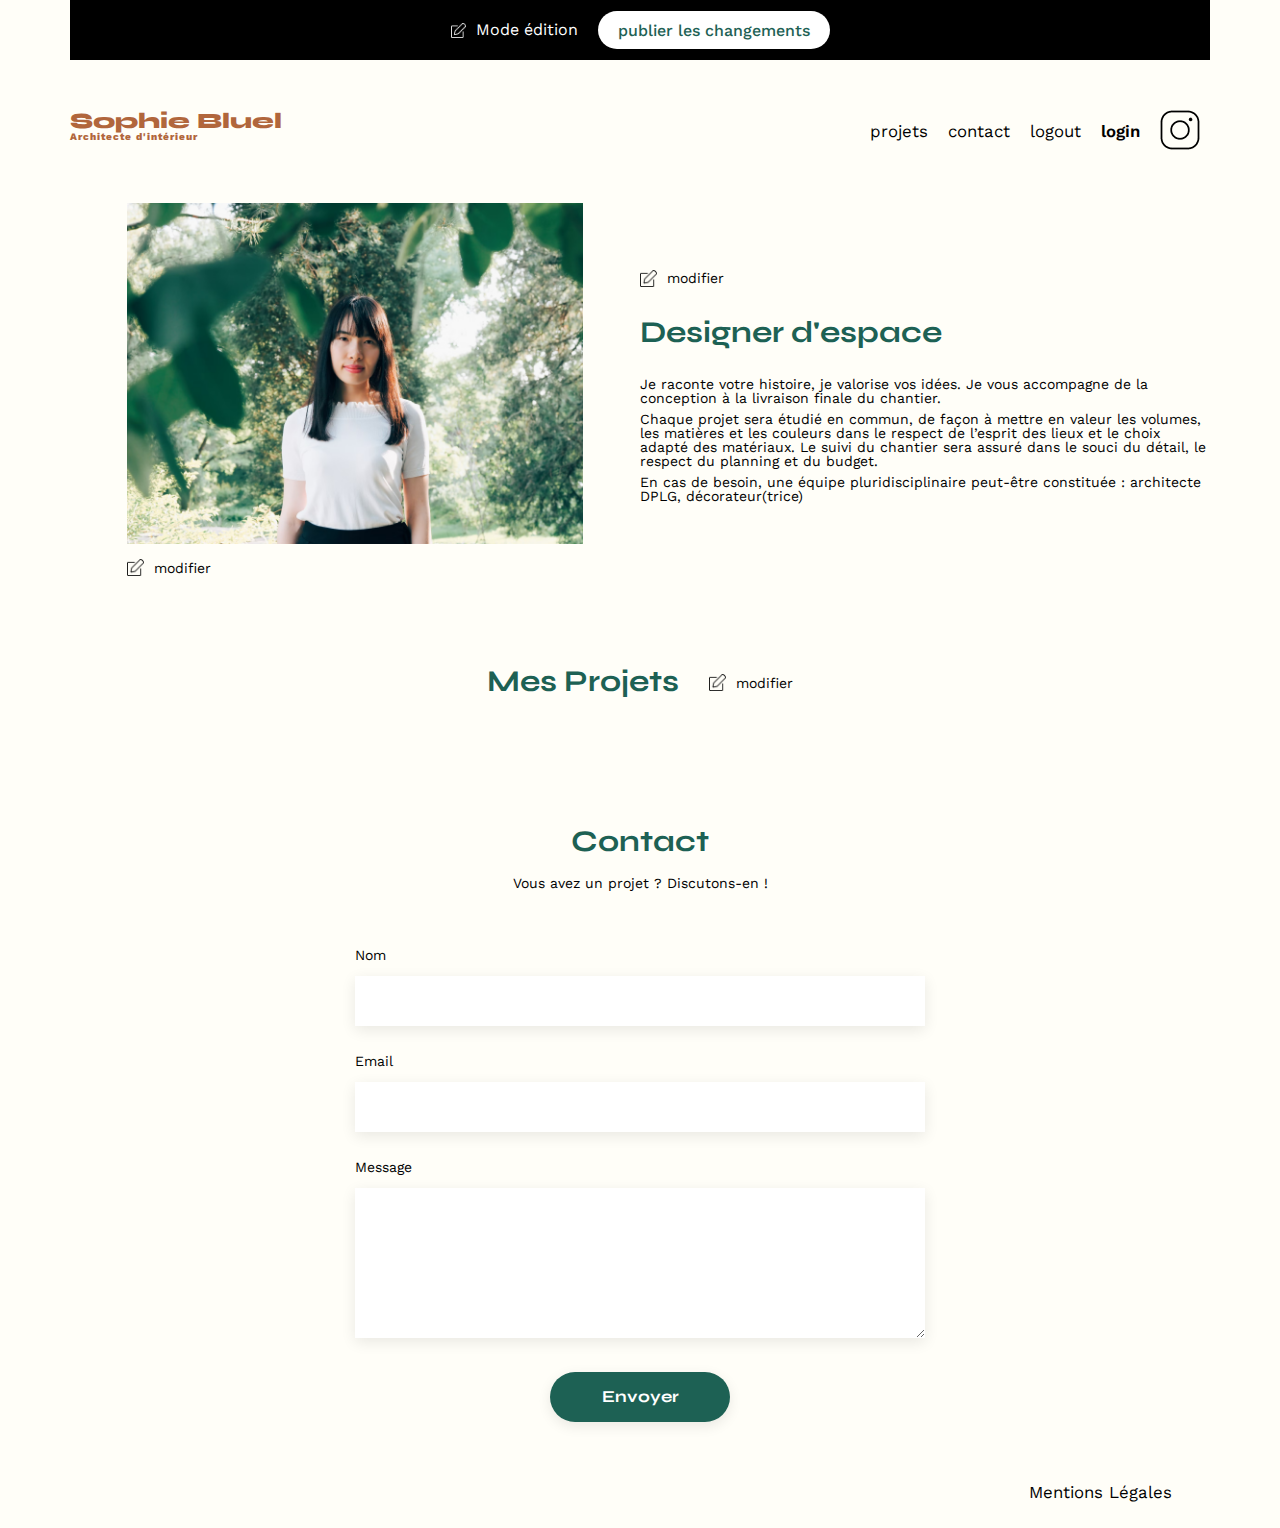
<file: FrontEnd/index.html>
<!DOCTYPE html>
<html lang="fr">

<head>
    <meta charset="UTF-8">
    <title>Sophie Bluel - Architecte d'intérieur</title>
    <meta name="viewport" content="width=device-width, initial-scale=1.0">
    <link rel="preconnect" href="https://fonts.googleapis.com">
    <link rel="preconnect" href="https://fonts.gstatic.com" crossorigin>
    <link href="https://fonts.googleapis.com/css2?family=Syne:wght@700;800&family=Work+Sans&display=swap"
        rel="stylesheet">
    <link rel="preconnect" href="https://fonts.googleapis.com">
    <link rel="preconnect" href="https://fonts.gstatic.com" crossorigin>
    <link href="https://fonts.googleapis.com/css2?family=Work+Sans:wght@500&display=swap" rel="stylesheet">
    <meta name="description" content="">
    <link rel="stylesheet" href="./assets/style.css">
    <script src="./assets/index.js" defer></script>
</head>

<body>
    <div class="header_edit">
        <div class="edition">
            <img src="./assets/icons/icon_white.png" alt="">
            <p>Mode édition</p>
        </div>
        <button class="button">publier les changements</button>
    </div>
    <header>
        <h1>Sophie Bluel <span>Architecte d'intérieur</span></h1>
        <nav>
            <ul>
                <li>projets</li>
                <li>contact</li>
                <li><a href="./index.html" class="logout">logout</a></li>
                <li><a href="./login.html" class=" pagelogin">login</a></li>
                <li><img src="./assets/icons/instagram.png" alt="Instagram"></li>
            </ul>
        </nav>
    </header>
    <main>
        <section id="introduction">
            <figure>
                <img src="./assets/images/sophie-bluel.png" alt="">
                <div class="modify_img">
                    <img src="./assets/icons/icon-black.png" alt="">
                    <p>modifier</p>
                </div>
            </figure>

            <article>
                <div class="modify_article">
                    <img src="./assets/icons/icon-black.png" alt="">
                    <p>modifier</p>
                </div>
                <h2>Designer d'espace</h2>
                <p>Je raconte votre histoire, je valorise vos idées. Je vous accompagne de la conception à la livraison
                    finale du chantier.</p>
                <p>Chaque projet sera étudié en commun, de façon à mettre en valeur les volumes, les matières et les
                    couleurs dans le respect de l’esprit des lieux et le choix adapté des matériaux. Le suivi du
                    chantier sera assuré dans le souci du détail, le respect du planning et du budget.</p>
                <p>En cas de besoin, une équipe pluridisciplinaire peut-être constituée : architecte DPLG,
                    décorateur(trice)</p>
            </article>
        </section>
        
        <section id="portfolio">
            <div class="modify">
                <h2>Mes Projets</h2>
                <div class="modal-container">
                    <div class="overlay modal-trigger"></div>
                    <div class="modal">
                        <img src="assets/icons/Vector.svg" alt="icone croix pour fermer" class="close-modal modal-trigger">
                        <h2 class="modalTitle">Galerie photo</h2>
                        <div class="gallery_modal"></div>
                        <hr>
                        <button class="button_add_gallery">Ajouter une photo</button>
                        <a href="" class="delete_modal">Supprimer la galerie</a>
                    </div>
            
                    <div class="modal_add">
                        <img src="assets/icons/Arrow_Back.svg" alt="icone flèche" class=" arrow-modal">
                        <img src="assets/icons/Vector.svg" alt="icone croix pour fermer" class=" close-modal modal-trigger">
                        <h2 class="modalTitle">Ajout photo</h2>
                        <form   class="form_upload_img">
                            <label for="file" id="form_add_photo">
                                <img src="assets/icons/add_pic.svg" alt="">
                                <span class="button_add_picture">+ Ajouter photo</span>
                                <span class="format_picture">jpg, png: 4mo max</span>
                            </label>
                            <label for="title_picture">Titre</label>
                            <input type="text" id="title_picture" name="title_picture">
                            <label for="categories">Catégories</label>
                            <select name="categories" id="categories"></select>
                        <hr>
                            <button class="button_validate" disabled >Valider</button>
                        </form>
            
                    </div>
                </div>
                <div class="modify_project">
                    <img src="./assets/icons/icon-black.png" alt="">
                    <p class="modalLink modal-trigger">modifier</p>
                </div>
            </div>

        </section>
        <section id="contact">
            <h2>Contact</h2>
            <p>Vous avez un projet ? Discutons-en !</p>
            <form action="#" method="post">
                <label for="name">Nom</label>
                <input type="text" name="name user" id="name">
                <label for="email">Email</label>
                <input type="email" name="email user" id="email">
                <label for="message">Message</label>
                <textarea name="message" id="message" cols="30" rows="10"></textarea>
                <input type="submit" value="Envoyer">
            </form>
        </section>
    </main>

    <footer>
        <nav>
            <ul>
                <li>Mentions Légales</li>
            </ul>
        </nav>
    </footer>
    
</body>
</html>
</file>
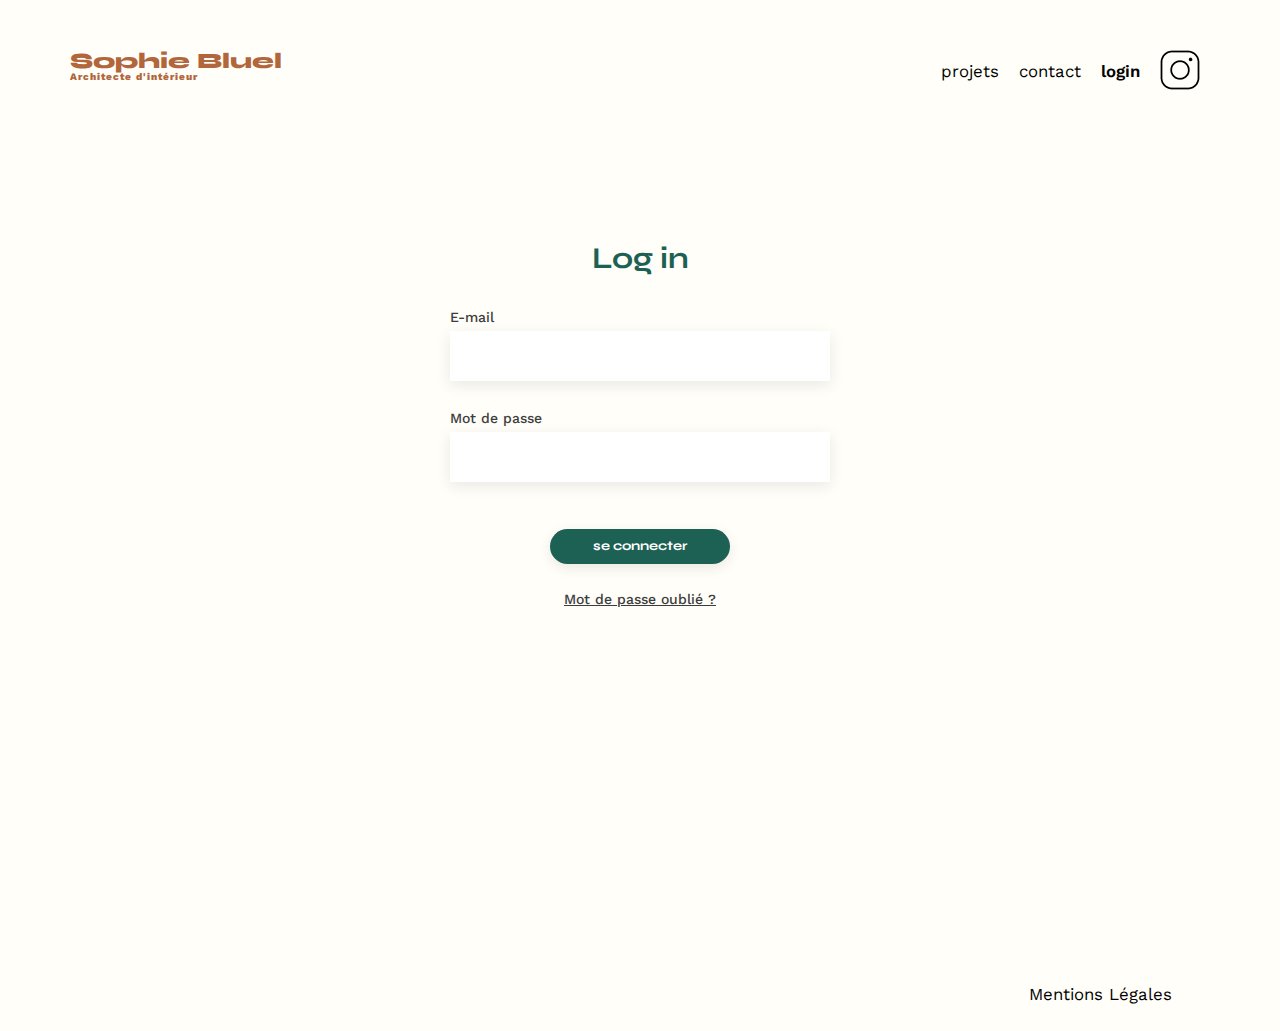
<file: FrontEnd/login.html>
<!DOCTYPE html>
<html lang="en">

<head>
    <meta charset="UTF-8">
    <title>Se connecter - Sophie Bluel</title>
    <meta name="viewport" content="width=device-width, initial-scale=1.0">
    <link rel="preconnect" href="https://fonts.googleapis.com">
    <link rel="preconnect" href="https://fonts.gstatic.com" crossorigin>
    <link href="https://fonts.googleapis.com/css2?family=Syne:wght@700;800&family=Work+Sans&display=swap"
        rel="stylesheet">
    <link rel="preconnect" href="https://fonts.googleapis.com">
    <link rel="preconnect" href="https://fonts.gstatic.com" crossorigin>
    <link href="https://fonts.googleapis.com/css2?family=Work+Sans:wght@500&display=swap" rel="stylesheet">
    <meta name="description" content="">
    <link rel="stylesheet" href="./assets/style.css">
    <script src="./assets/login.js" defer></script>
</head>

<body>
    <header>
        <h1>Sophie Bluel <span>Architecte d'intérieur</span></h1>
        <nav>
            <ul>
                <li>projets</li>
                <li>contact</li>
                <li><a href="./login.html" class="pagelogin">login</a></li>
                <li><img src="./assets/icons/instagram.png" alt="Instagram"></li>
            </ul>
        </nav>
    </header>

    <main class="login">
        <h2 class="title_log_in">Log in</h2>
        <div class="formulaire">
            <form class="connexion">
                <label for="email">E-mail</label>
                <input type="email" name="email" id="email">
                <label for="password">Mot de passe</label>
                <input type="password" name="password" id="password">
                <p class="error"></p>
                <input type="submit" class="submit" value="se connecter">
                <a href="" class="password_forgotten">Mot de passe oublié ?</a>
            </form>
        </div>

    </main>

    <footer>
        <nav>
            <ul>
                <li>Mentions Légales</li>
            </ul>
        </nav>
    </footer>
    
</body>

</html>
</file>
<file: FrontEnd/assets/style.css>
html,
body,
div,
span,
applet,
object,
iframe,
h1,
h2,
h3,
h4,
h5,
h6,
p,
blockquote,
pre,
a,
abbr,
acronym,
address,
big,
cite,
code,
del,
dfn,
em,
img,
ins,
kbd,
q,
s,
samp,
small,
strike,
strong,
sub,
sup,
tt,
var,
b,
u,
i,
center,
dl,
dt,
dd,
ol,
ul,
li,
fieldset,
form,
label,
legend,
table,
caption,
tbody,
tfoot,
thead,
tr,
th,
td,
article,
aside,
canvas,
details,
embed,
figure,
figcaption,
footer,
header,
hgroup,
menu,
nav,
output,
ruby,
section,
summary,
time,
mark,
audio,
video {
  margin: 0;
  padding: 0;
  border: 0;
  font-size: 100%;
  font: inherit;
  vertical-align: baseline;
}
/* HTML5 display-role reset for older browsers */
article,
aside,
details,
figcaption,
figure,
footer,
*,
::before,
::after {
  box-sizing: border-box;
  margin: 0;
  padding: 0;
}

html,
body,
div,
span,
applet,
object,
iframe,
h1,
h2,
h3,
h4,
h5,
h6,
p,
blockquote,
pre,
a,
abbr,
acronym,
address,
big,
cite,
code,
del,
dfn,
em,
img,
ins,
kbd,
q,
s,
samp,
small,
strike,
strong,
sub,
sup,
tt,
var,
b,
u,
i,
center,
dl,
dt,
dd,
ol,
ul,
li,
fieldset,
form,
label,
legend,
table,
caption,
tbody,
tfoot,
thead,
tr,
th,
td,
article,
aside,
canvas,
details,
embed,
figure,
figcaption,
footer,
header,
hgroup,
menu,
nav,
output,
ruby,
section,
summary,
time,
mark,
audio,
video {
  margin: 0;
  padding: 0;
  border: 0;
  font-size: 100%;
  font: inherit;
  vertical-align: baseline;
}
/* HTML5 display-role reset for older browsers */
article,
aside,
details,
figcaption,
figure,
footer,
header,
hgroup,
menu,
nav,
section {
  display: block;
}
body {
  line-height: 1;
}
ol,
ul {
  list-style: none;
}
blockquote,
q {
  quotes: none;
}
blockquote:before,
blockquote:after,
q:before,
q:after {
  content: "";
  content: none;
}
table {
  border-collapse: collapse;
  border-spacing: 0;
}
/** end reset css**/
body {
  max-width: 1140px;
  margin: auto;
  font-family: "Work Sans";
  font-size: 14px;
  background: #fffef8;
}

.modal-container {
  visibility: hidden;
  position: fixed;
  top: 0;
  left: 0;
  width: 100%;
  height: 100%;
  transition: visibility 0.4s;
}
.modal-container.active {
  visibility: visible;
}

.overlay {
  opacity: 0;
  position: absolute;
  width: 100%;
  height: 100%;
  background: rgba(0, 0, 0, 0.3);
  transition: opacity 0.4s 0.2s ease-out;
}

.modal-container.active .overlay {
  opacity: 1;
  transition: opacity 0.4s ease-out;
}
.modal, .modal_add {
  opacity: 0;
  width: 95%;
  max-width: 550px;
  padding: 35px;
  background: #fff;
  border-radius: 10px;
  position: absolute;
  top:50%;
  left: 50%;
  transform: translate(-50%, calc(-50% - 50px));
  transition: opacity 0.4s ease-out,
  transform 0.4s ease-out;
}

.modal_add {
  display: none; 
}

.modal-container.active .modal, .modal-container.active .modal_add {
  opacity: 1;
  transform: translate(-50%, -50%);
  transition: opacity 0.4s 0.2s ease-out,
  transform 0.4s 0.2s ease-out;
}

.arrow-modal {
cursor: pointer;
}

.close-modal {
  position: absolute;
  top: 35px;
  right: 35px;
  cursor: pointer;
}

.modalTitle {
  margin: 30px 0 45px;
  font-family: "Work Sans";
  font-size: 26px;
  font-weight: 400;
  color: #000;
  text-align: center;
}

.gallery_modal {
  margin: 0 60px;
  display: flex;
  align-items: center;
  flex-wrap: wrap;
  gap: 10px;
}

.img_modal{
margin-bottom: 10px;
}

.img_modal img {
  width: 63px; 
}

.text_modal {
  color: #000;
  font-weight: 400;
  font-size: 12px;
}

.icon1_modal {
  display: block;
  width: 17px;
  height: 17px;
  margin-top: 5px;
  margin-right: -5px;
  cursor: pointer;
}

.icon_delete {
  display: block;
  width: 17px;
  height: 17px;
  position: relative;
  margin-top: -80px;
  margin-right:-55px;
  margin-bottom: 65px;
  margin-left: 18px;
  cursor: pointer;
}

.form_upload_img {
  display: flex;
  flex-direction: column;
  justify-content: center;
  margin-top: 30px;
}

.form_upload_img label {
  margin-left: 32px;
}

.form_upload_img #title_picture, #categories {
  display: flex;
  margin: auto;
  font-family: "Work Sans";
  color: #3d3d3d;
  font-weight: 500;
  width: 420px;
  height: 50px;
  margin-top: 7px;
  margin-bottom: 30px;
  border: none;
  box-shadow: 0px 4px 14px rgba(0, 0, 0, 0.09)
}

#form_add_photo {
  width: 420px;
  height: 170px;
  border-radius: 3px;
  background: #E8F1F7;
  margin: auto;
  margin-bottom: 30px;
  padding: 30px 0 20px;
  cursor: pointer;
}

#form_add_photo img {
  display:block;
  margin:auto;
}
 
#form_add_photo .format_picture {
  display: flex;
  justify-content: center;
  font-size: 10px;
  margin-top: 7px;
}
 
#form_add_photo .button_add_picture {
  margin: auto;
  margin-top: 20px;
  display: flex;
  align-items: center;
  justify-content: center;
  border: 1px #CBD6DC solid;
  background: #CBD6DC;
  color:#306685;
  border-radius: 50px;
  width: 175px;
  height: 36px;
  font-family: "Syne", sans-serif;
  font-weight: 500;
  font-size: 14px;
  cursor: pointer;
}

#form_add_photo .img_uploaded {
  display:block;
  margin:auto;
  height: 170px;
  width: auto;
}

hr {
  width: 420px;
  height: 0px;
  border: 1px solid #B3B3B3;
  margin: auto; 
  margin-top: 25px; 
  margin-bottom: 30px;
}

.button_add_gallery {
  display: flex;
  align-items: center;
  margin: auto;
  border: 1px #1d6154 solid;
  background: #1d6154;
  color: #fff;
  border-radius: 60px;
  height: 36px;
  font-family: "Syne", sans-serif;
  font-weight: 700;
  font-size: 14px;
  text-align: center;
  padding: 10px 50px;
  cursor: pointer;
}

.delete_modal {
  display: flex;
  justify-content: center;
  text-decoration: none;
  font-family: "Syne", sans-serif;
  font-weight: 400;
  font-size: 14px;
  margin-top: 25px;
  margin-bottom: 15px;
  text-align: center;
  color: #D65353;
}

.button_validate {
  display: flex;
  align-items: center;
  margin: auto;
  border: 1px #A7A7A7 solid;
  background: #A7A7A7;
  color: #fff;
  border-radius: 60px;
  height: 36px;
  font-family: "Syne", sans-serif;
  font-weight: 700;
  font-size: 14px;
  text-align: center;
  padding: 10px 100px;
}


header {
  display: flex;
  justify-content: space-between;
  margin: 50px 0;
}
section {
  margin: 50px 0;
}

h1 {
  display: flex;
  flex-direction: column;
  font-family: "Syne";
  font-size: 22px;
  font-weight: 800;
  color: #b1663c;
}

h1 > span {
  font-family: "Work Sans";
  font-size: 10px;
  letter-spacing: 0.1em;
}

h2 {
  font-family: "Syne";
  font-weight: 700;
  font-size: 30px;
  color: #1d6154;
}
nav ul {
  display: flex;
  align-items: center;
  list-style-type: none;
}
nav li {
  padding: 0 10px;
  font-size: 1.2em;
}

li:hover {
  color: #b1663c;
}

.header_edit {
  background-color: #000;
  height: 60px;
  display: flex;
  align-items: center;
  justify-content: center;
  gap: 20px;
}

.header_edit .button {
  border: none;
  background-color: #fff;
  border-radius: 60px;
  height: 38px;
  font-weight: 500;
  padding: 10px 20px;
  font-family: "Work Sans";
}

.edition {
  display: flex;
  color: #fff;
  align-items: center;
  gap: 10px;
}

.edition img {
  width: 15px;
  height: 15px;
}

.edition p {
  font-family: "Work Sans";
  font-weight: 400;
  font-size: 16px;
}

.logout {
  text-decoration: none;
  color: #000;
}

#introduction {
  display: flex;
  align-items: center;
}
#introduction figure {
  flex: 1;
}
#introduction img {
  display: block;
  margin: auto;
  width: 80%;
}

#introduction .modify_img {
  display: flex;
  align-items: center;
  gap: 10px;
  margin: 15px 0 0 57px;
}

#introduction .modify_img img {
  width: 17px;
  height: 17px;
  margin: 0;
}

#introduction .modify_img p {
  margin: 0;
  text-decoration: none;
  color: #000;
  cursor: pointer;
}

#introduction article {
  flex: 1;
}

#introduction .modify_article {
  display: flex;
  align-items: center;
  gap: 10px;
  margin-bottom: 30px;
}

#introduction .modify_article p {
  margin: 0;
  text-decoration: none;
  color: #000;
  cursor: pointer;
}

#introduction .modify_article img {
  width: 17px;
  height: 17px;
  margin: 0;
}


#introduction h2 {
  margin-bottom: 1em;
}

#introduction p {
  margin-bottom: 0.5em;
}

#portfolio h2 {
  text-align: center;
  margin-bottom: 1em;
}

#portfolio .modify {
  display: flex;
  justify-content: center;
  align-items: center;
  gap: 30px;
  margin-top: 90px;
  margin-bottom: 100px;
}

#portfolio .modify .modify_project {
  display: flex;
  align-items: center;
  margin-bottom: 27px;
  gap: 10px;
}

.modify_project img {
  width: 17px;
  height: 17px;
}

.modify_project p {
  margin: 0;
  text-decoration: none;
  color: #000;
  cursor: pointer;
}

.filter {
  display: none;
}

.gallery {
  width: 100%;
  display: grid;
  grid-template-columns: 1fr 1fr 1fr;
  grid-column-gap: 20px;
  grid-row-gap: 20px;
}

.gallery img {
  width: 100%;
}
#contact {
  width: 50%;
  margin: auto;
}
#contact > * {
  text-align: center;
}
#contact h2 {
  margin-bottom: 20px;
}
#contact form {
  text-align: left;
  margin-top: 30px;
  display: flex;
  flex-direction: column;
}

#contact input {
  height: 50px;
  font-size: 1.2em;
  border: none;
  box-shadow: 0px 4px 14px rgba(0, 0, 0, 0.09);
}
#contact label {
  margin: 2em 0 1em 0;
}
#contact textarea {
  border: none;
  box-shadow: 0px 4px 14px rgba(0, 0, 0, 0.09);
}

input[type="submit"] {
  font-family: "Syne";
  font-weight: 700;
  color: white;
  background-color: #1d6154;
  margin: 2em auto;
  width: 180px;
  text-align: center;
  border-radius: 60px;
}

footer nav ul {
  display: flex;
  justify-content: flex-end;
  margin: 2em;
}

hgroup,
menu,
nav,
section {
  display: block;
}
body {
  line-height: 1;
}
ol,
ul {
  list-style: none;
}
blockquote,
q {
  quotes: none;
}
blockquote:before,
blockquote:after,
q:before,
q:after {
  content: "";
  content: none;
}
table {
  border-collapse: collapse;
  border-spacing: 0;
}
/** end reset css**/
body {
  max-width: 1140px;
  margin: auto;
  font-family: "Work Sans";
  font-size: 14px;
  background: #fffef8;
}
header {
  display: flex;
  justify-content: space-between;
  margin: 50px 0;
}
section {
  margin: 50px 0;
}

h1 {
  display: flex;
  flex-direction: column;
  font-family: "Syne";
  font-size: 22px;
  font-weight: 800;
  color: #b1663c;
}

h1 > span {
  font-family: "Work Sans";
  font-size: 10px;
  letter-spacing: 0.1em;
}

h2 {
  font-family: "Syne";
  font-weight: 700;
  font-size: 30px;
  color: #1d6154;
}
nav ul {
  display: flex;
  align-items: center;
  list-style-type: none;
}
nav li {
  padding: 0 10px;
  font-size: 1.2em;
}

li:hover {
  color: #b1663c;
}

.formulaire {
  display: flex;
  justify-content: center;
  margin-bottom: 380px;
  margin-top: 37px;
}

.login {
  text-decoration: none;
  color: #000;
}

.pagelogin {
  text-decoration: none;
  color: #000;
  font-weight: 600;
}

.title_log_in {
  text-align: center;
  margin-top: 150px;
}

.connexion {
  display: flex;
  flex-direction: column;
  margin: 0 auto;
}

.connexion label {
  font-family: "Work Sans";
  color: #3d3d3d;
  font-weight: 500;
}

.connexion input {
  width: 380px;
  height: 50px;
  margin-top: 7px;
  margin-bottom: 30px;
  border: none;
  box-shadow: 0px 4px 14px rgba(0, 0, 0, 0.09);
}

.connexion .submit {
  width: 180px;
  height: 35px;
  background: #1d6154;
  color: #fff;
  border-radius: 60px;
  border: none;
  font-family: "Syne", sans-serif;
  font-weight: 700;
  margin-top: 7px;
  margin-bottom: 28px;
  cursor: pointer;
  margin-left: auto;
  margin-right: auto;
}

.error {
  margin: 5px 0;
  color: red;
  font-family: "Work Sans";
  font-weight: 500;
  font-style: italic;
}

.password_forgotten {
  font-family: "Work Sans";
  font-weight: 500;
  color: #3d3d3d;
  text-align: center;
}

#introduction {
  display: flex;
  align-items: center;
}
#introduction figure {
  flex: 1;
}
#introduction img {
  display: block;
  margin: auto;
  width: 80%;
}
#introduction article {
  flex: 1;
}
#introduction h2 {
  margin-bottom: 1em;
}

#introduction p {
  margin-bottom: 0.5em;
}

#portfolio h2 {
  text-align: center;
  margin-bottom: 1em;
}

.filter {
  display: flex;
  justify-content: center;
  gap: 10px;
  align-items: center;
  margin: 50px 0;
}

.button {
  display: flex;
  align-items: center;
  border: 1px #1d6154 solid;
  border-radius: 60px;
  color: #1d6154;
  background: #fff;
  height: 28px;
  font-family: "Syne", sans-serif;
  font-weight: 700;
  font-size: 16px;
  text-align: center;
  padding: 3px 20px;
  cursor: pointer;
}

.selected {
  background: #1d6154;
  color: #fff;
}

.gallery {
  width: 100%;
  display: grid;
  grid-template-columns: 1fr 1fr 1fr;
  grid-column-gap: 20px;
  grid-row-gap: 20px;
}

.gallery img {
  width: 100%;
}
#contact {
  width: 50%;
  margin: auto;
}
#contact > * {
  text-align: center;
}
#contact h2 {
  margin-bottom: 20px;
}
#contact form {
  text-align: left;
  margin-top: 30px;
  display: flex;
  flex-direction: column;
}

#contact input {
  height: 50px;
  font-size: 1.2em;
  border: none;
  box-shadow: 0px 4px 14px rgba(0, 0, 0, 0.09);
}
#contact label {
  margin: 2em 0 1em 0;
}
#contact textarea {
  border: none;
  box-shadow: 0px 4px 14px rgba(0, 0, 0, 0.09);
}

input[type="submit"] {
  font-family: "Syne";
  font-weight: 700;
  color: white;
  background-color: #1d6154;
  margin: 2em auto;
  width: 180px;
  text-align: center;
  border-radius: 60px;
}

footer nav ul {
  display: flex;
  justify-content: flex-end;
  margin: 2em;
}
</file>
